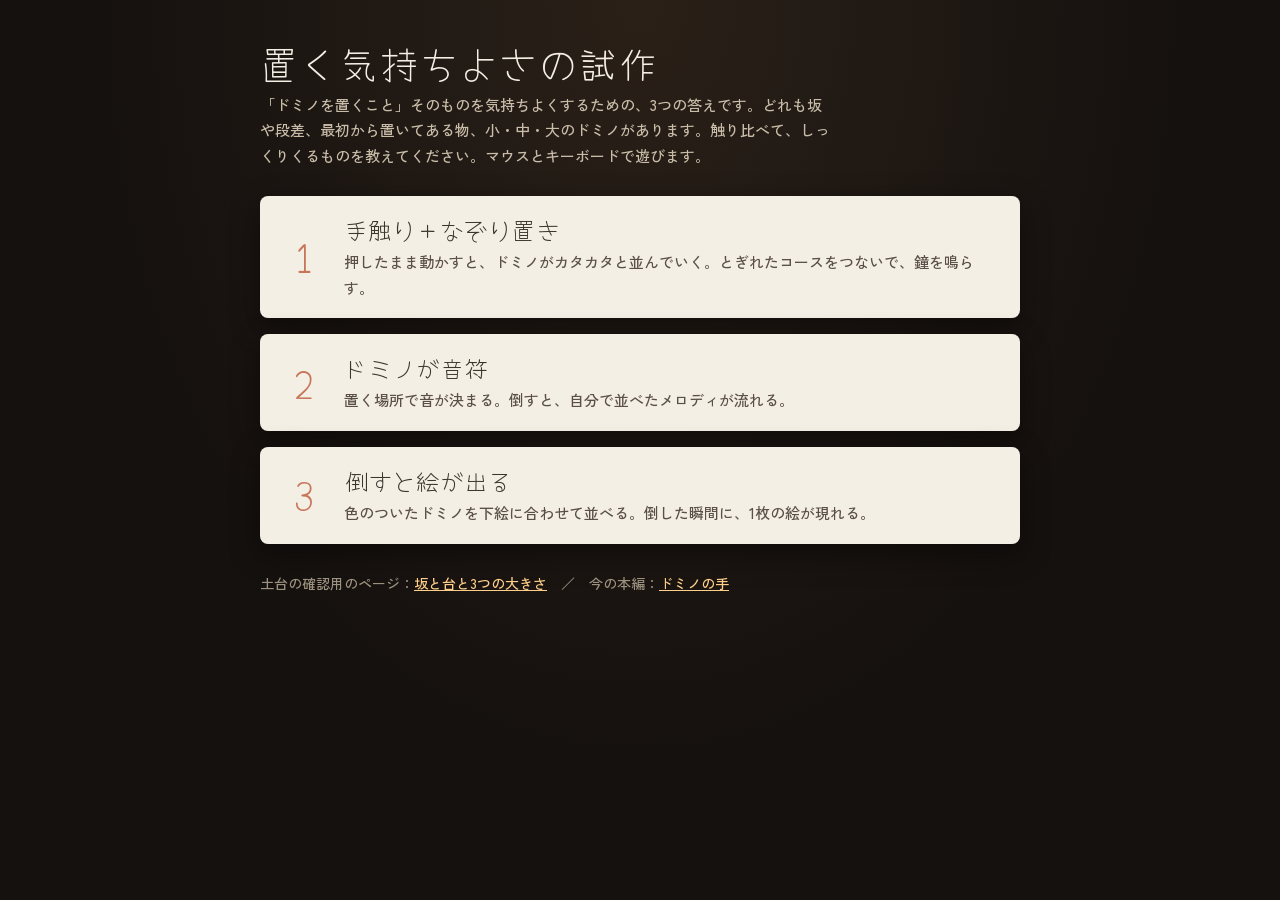
<file: proto/index.html>
<!doctype html>
<html lang="ja">
<head>
<meta charset="utf-8">
<meta name="viewport" content="width=device-width, initial-scale=1, viewport-fit=cover">
<title>置く気持ちよさの試作</title>
<link rel="preconnect" href="https://fonts.googleapis.com">
<link rel="preconnect" href="https://fonts.gstatic.com" crossorigin>
<link rel="stylesheet" href="https://fonts.googleapis.com/css2?family=Yomogi&family=Zen+Kaku+Gothic+New:wght@500;700&display=swap">
<style>
  :root {
    --night: #15110f;
    --paper: #f4efe4;
    --ink: #3b3530;
    --ink-soft: #7a6f63;
    --lamp: #ffcf8a;
    --terracotta: #c7765a;
    --hand: "Yomogi", "Hiragino Maru Gothic ProN", "Zen Kaku Gothic New", sans-serif;
    --body: "Zen Kaku Gothic New", "Hiragino Sans", "Yu Gothic", system-ui, sans-serif;
    color-scheme: dark;
  }
  html, body { min-height: 100%; }
  body {
    margin: 0;
    padding: 40px 16px 56px;
    background: radial-gradient(ellipse at 50% 0%, #2a2018 0%, var(--night) 60%);
    color: var(--paper);
    font: 500 15px/1.7 var(--body);
  }
  main { max-width: 760px; margin: 0 auto; }
  h1 { font: 400 38px/1.2 var(--hand); letter-spacing: 0.05em; margin: 0 0 6px; text-wrap: balance; }
  .lead { color: #c9bda9; margin: 0 0 28px; max-width: 38em; }
  ol { list-style: none; margin: 0; padding: 0; display: grid; gap: 16px; }
  li a {
    display: grid;
    grid-template-columns: 3.2em 1fr;
    gap: 4px 16px;
    padding: 18px 20px;
    border-radius: 8px;
    background: var(--paper);
    color: var(--ink);
    text-decoration: none;
    box-shadow: 0 10px 30px rgba(0, 0, 0, 0.45);
    transition: transform 0.15s;
  }
  li a:hover { transform: translateY(-2px); }
  li a:focus-visible { outline: 3px solid var(--lamp); outline-offset: 3px; }
  .num { grid-row: span 2; font: 400 40px/1 var(--hand); color: var(--terracotta); align-self: center; text-align: center; }
  .name { font: 400 24px/1.3 var(--hand); }
  .what { color: #5a5048; }
  .foot { margin-top: 28px; color: #9d917f; font-size: 14px; }
  .foot a { color: var(--lamp); }
  @media (max-width: 520px) {
    h1 { font-size: 30px; }
    li a { grid-template-columns: 1fr; }
    .num { grid-row: auto; text-align: left; font-size: 28px; }
  }
</style>
</head>
<body>
<main>
  <h1>置く気持ちよさの試作</h1>
  <p class="lead">「ドミノを置くこと」そのものを気持ちよくするための、3つの答えです。どれも坂や段差、最初から置いてある物、小・中・大のドミノがあります。触り比べて、しっくりくるものを教えてください。マウスとキーボードで遊びます。</p>
  <ol>
    <li><a href="feel/"><span class="num">1</span><span class="name">手触り＋なぞり置き</span><span class="what">押したまま動かすと、ドミノがカタカタと並んでいく。とぎれたコースをつないで、鐘を鳴らす。</span></a></li>
    <li><a href="music/"><span class="num">2</span><span class="name">ドミノが音符</span><span class="what">置く場所で音が決まる。倒すと、自分で並べたメロディが流れる。</span></a></li>
    <li><a href="art/"><span class="num">3</span><span class="name">倒すと絵が出る</span><span class="what">色のついたドミノを下絵に合わせて並べる。倒した瞬間に、1枚の絵が現れる。</span></a></li>
  </ol>
  <p class="foot">土台の確認用のページ：<a href="base/">坂と台と3つの大きさ</a>　／　今の本編：<a href="../">ドミノの手</a></p>
</main>
</body>
</html>
</file>
